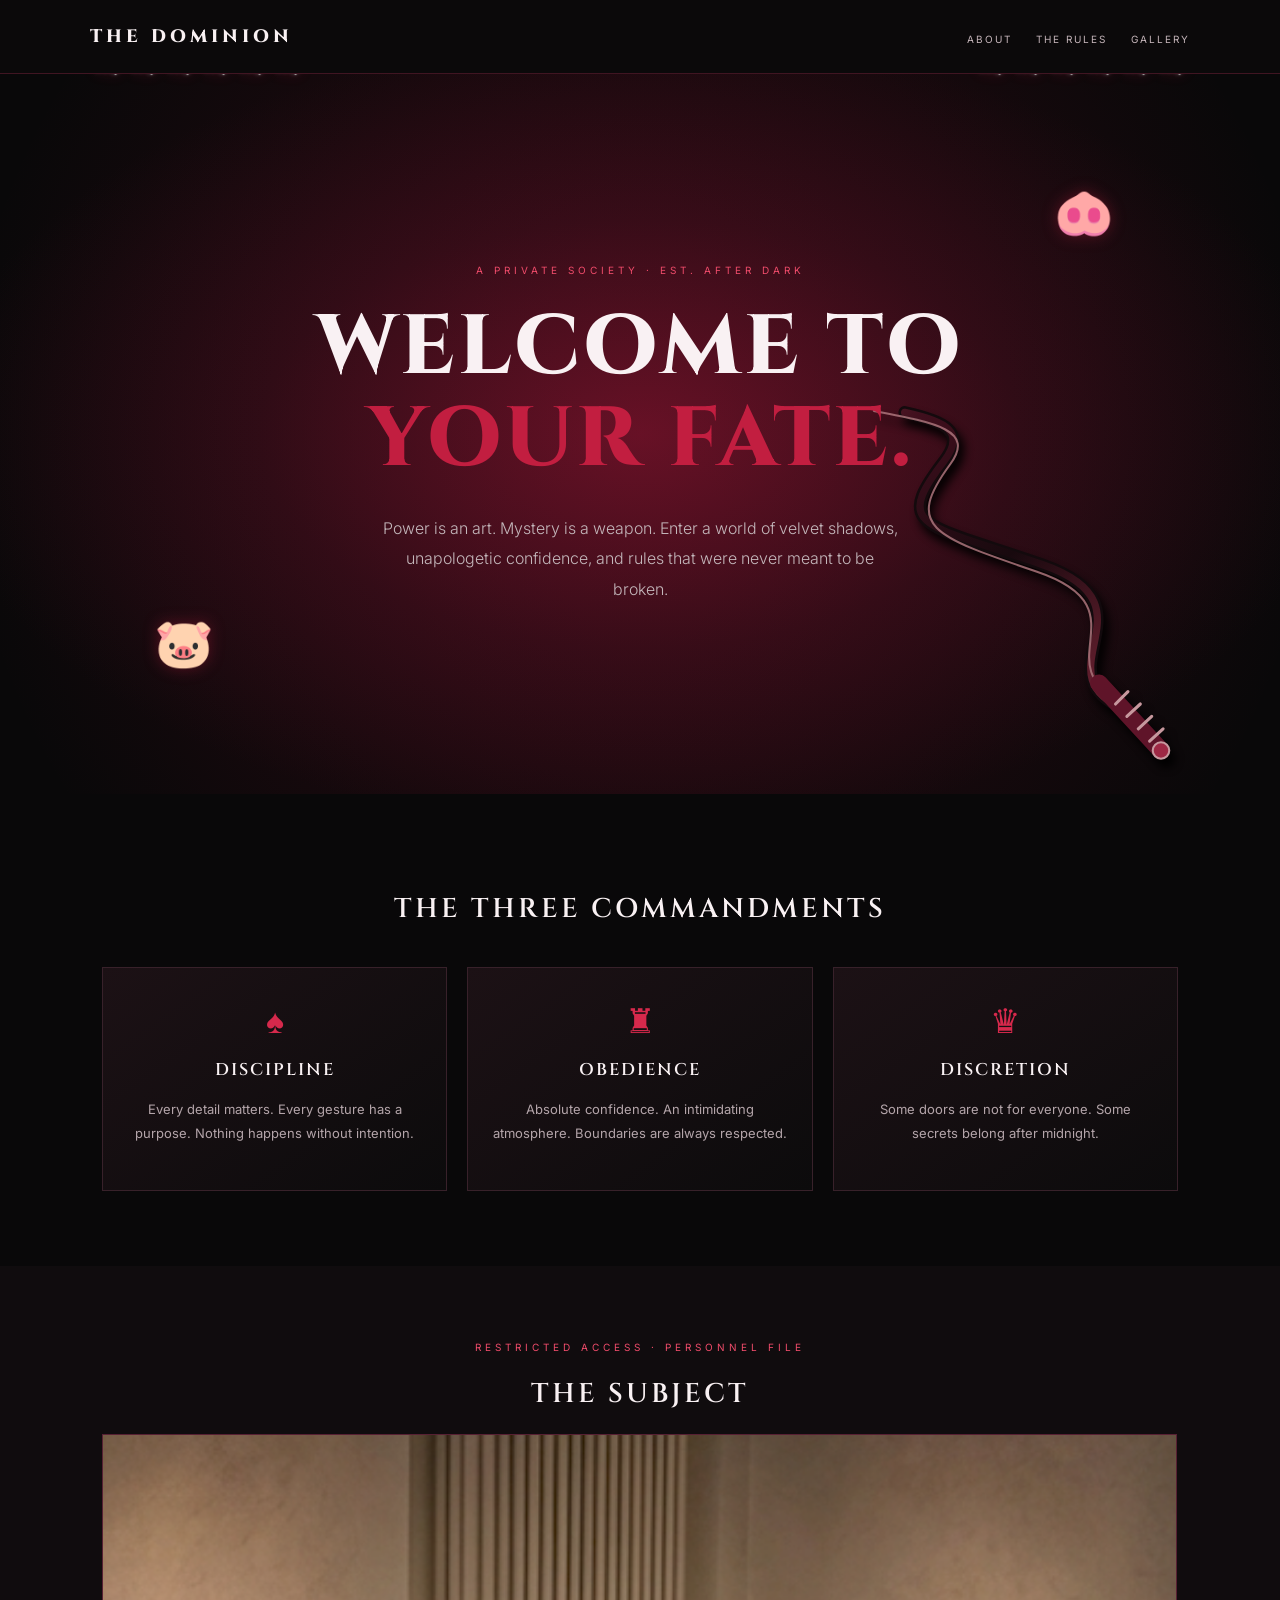
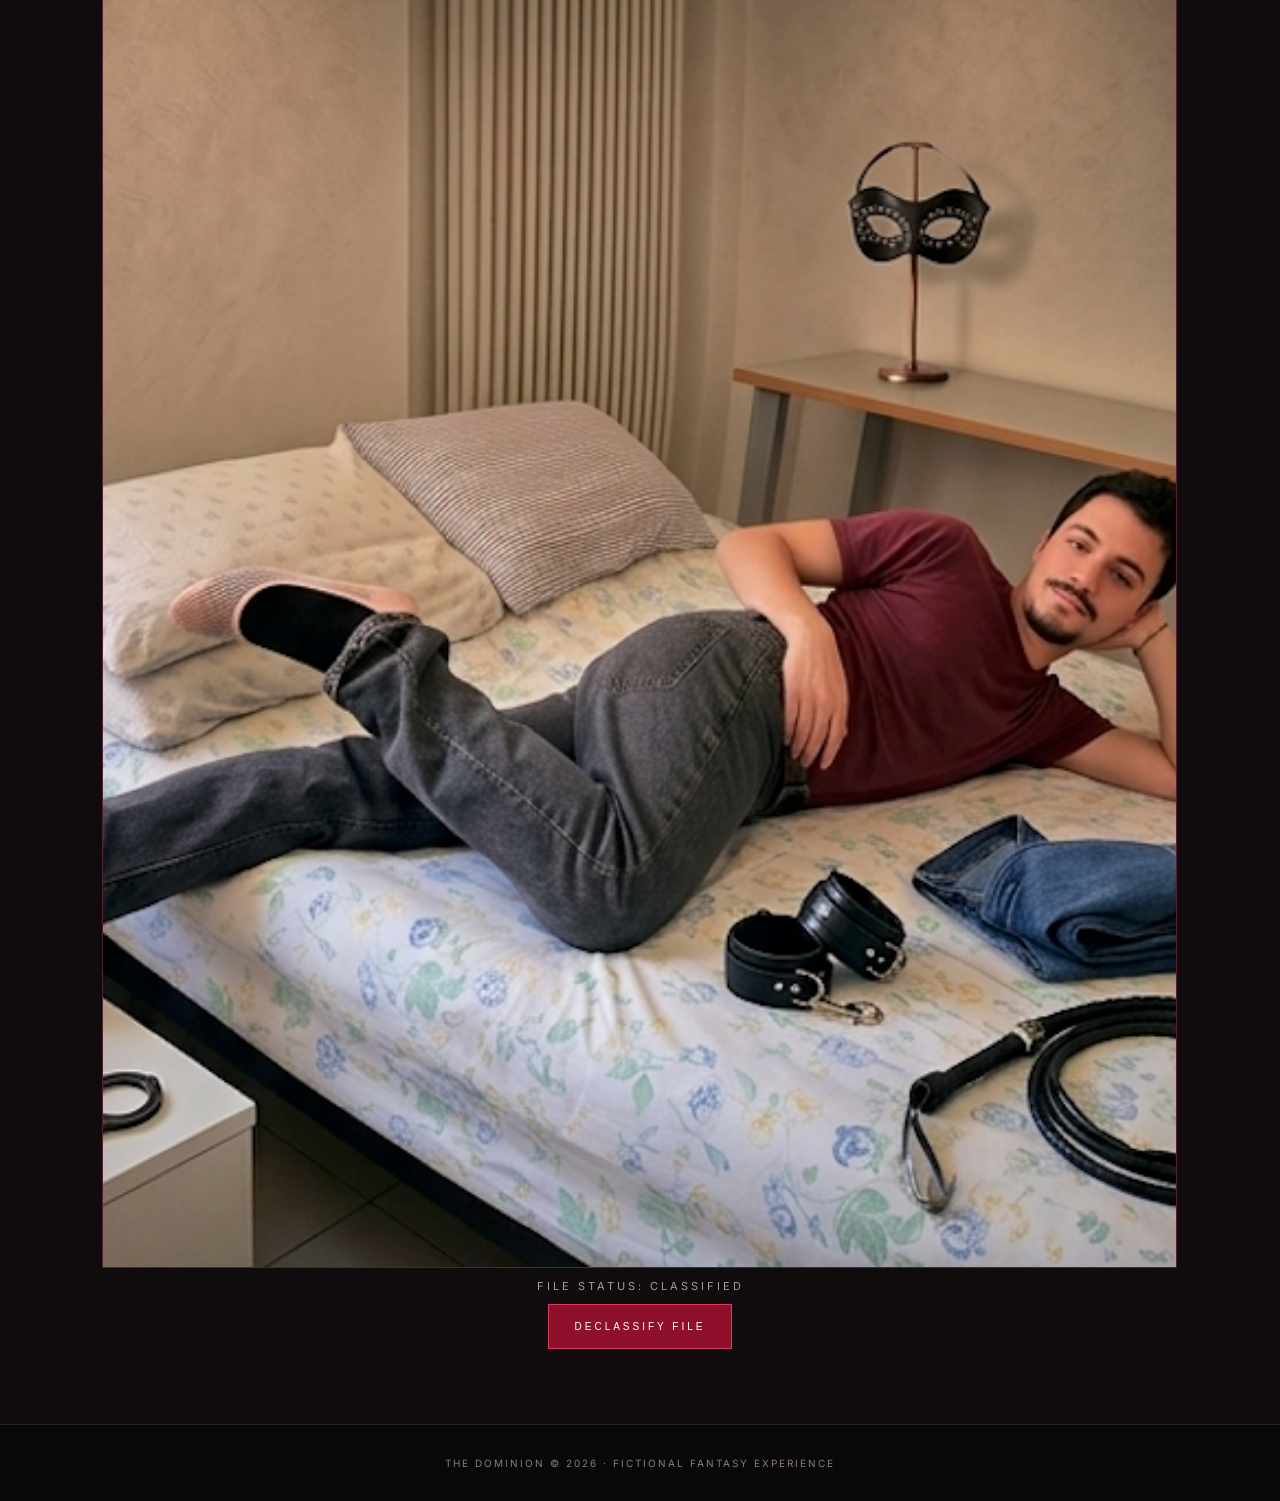
<file: index.html>
<!DOCTYPE html>
<html lang="en">
<head>
<meta charset="UTF-8">
<meta name="viewport" content="width=device-width, initial-scale=1">
<title>THE DOMINION — After Dark</title>

<style>
@import url('https://fonts.googleapis.com/css2?family=Cinzel:wght@400;600;800&family=Inter:wght@300;400;600&display=swap');

:root {
  --red: #c21e40;
  --dark: #090809;
  --muted: #b4a5aa;
}

* { box-sizing: border-box; }

html { scroll-behavior: smooth; }

body {
  margin: 0;
  color: #f9f1f3;
  background: var(--dark);
  font-family: Inter, sans-serif;
  overflow-x: hidden;
}

header {
  position: relative;
  z-index: 5;
  display: flex;
  justify-content: space-between;
  align-items: center;
  padding: 24px 7%;
  background: #0b090a;
  border-bottom: 1px solid #401522;
}

.logo {
  font: 800 18px Cinzel, serif;
  letter-spacing: 4px;
}

nav a {
  color: #c5b5ba;
  font-size: 10px;
  letter-spacing: 2px;
  text-decoration: none;
  margin-left: 20px;
}

nav a:hover { color: #ff4568; }

.hero {
  min-height: 80vh;
  padding: 90px 20px;
  display: flex;
  align-items: center;
  justify-content: center;
  text-align: center;
  position: relative;
  isolation: isolate;
  overflow: hidden;
  background: radial-gradient(
    ellipse at center, #501020 0%, #210b12 42%, #090809 78%
  );
}

.hero::before {
  content: "";
  position: absolute;
  z-index: -1;
  inset: -30%;
  background: radial-gradient(
    circle, #c0143c35, transparent 58%
  );
  animation: pulse 5s ease-in-out infinite alternate;
}

.content {
  max-width: 760px;
  animation: rise 1s ease both;
}

.eyebrow {
  color: #f04c6b;
  letter-spacing: 4px;
  font-size: 10px;
  text-transform: uppercase;
}

h1 {
  font: 800 clamp(40px, 8vw, 84px)/1.1 Cinzel, serif;
  letter-spacing: 3px;
  margin: 26px 0;
}

h1 span {
  color: var(--red);
  animation: glow 3s ease-in-out infinite alternate;
}

.description {
  max-width: 520px;
  margin: auto;
  color: #c4b7bb;
  line-height: 1.9;
  font-weight: 300;
}

/* Animated chains */
.chain {
  position: absolute;
  top: -30px;
  color: #a8a0a3;
  font-size: 25px;
  line-height: 1.2;
  writing-mode: vertical-rl;
  letter-spacing: -5px;
  opacity: .65;
  text-shadow: 0 0 9px #b51b3c70;
  transform-origin: top center;
  animation: chainSwing 4s ease-in-out infinite alternate;
  pointer-events: none;
}

.chain-left { left: 7%; }
.chain-right {
  right: 7%;
  animation-delay: -1.8s;
}

/* Animated decorative whip */
.whip {
  position: absolute;
  width: min(36vw, 300px);
  height: auto;
  right: 11%;
  bottom: 8%;
  overflow: visible;
  opacity: .8;
  transform-origin: 80% 85%;
  animation: whipSwing 3.5s ease-in-out infinite alternate;
  pointer-events: none;
}

.whip path {
  fill: none;
  stroke: #c8b4bb;
  stroke-width: 2.5;
  stroke-linecap: round;
  stroke-dasharray: 450;
  stroke-dashoffset: 0;
  animation: whipTrace 4s ease-in-out infinite alternate;
}

.whip .handle {
  stroke: #a71a38;
  stroke-width: 7;
}

section { padding: 75px 8%; }

.section-title {
  text-align: center;
  font: 600 27px Cinzel, serif;
  letter-spacing: 3px;
}

.cards {
  display: grid;
  grid-template-columns: repeat(auto-fit, minmax(200px, 1fr));
  gap: 20px;
  margin-top: 40px;
}

.card {
  padding: 32px 24px;
  text-align: center;
  background: linear-gradient(145deg, #1c1115, #0c0b0c);
  border: 1px solid #38212a;
  transition: .35s;
}

.card:hover {
  transform: translateY(-7px);
  border-color: #c02b4b;
  box-shadow: 0 12px 35px #8d102822;
}

.symbol {
  color: #d6294c;
  font-size: 34px;
  display: inline-block;
  animation: float 3s ease-in-out infinite;
}

.card h3 {
  font: 600 17px Cinzel, serif;
  letter-spacing: 2px;
}

.card p {
  color: var(--muted);
  font-size: 13px;
  line-height: 1.8;
}

.profile {
  text-align: center;
  background: #100c0e;
}

.photo {
  width: min(100%, 330px);
  height: 390px;
  margin: 30px auto;
  border: 1px solid #672334;
  background: radial-gradient(#35121e, #110c0e);
  display: flex;
  align-items: center;
  justify-content: center;
  padding: 20px;
  color: #d6a5b1;
  font-size: 11px;
  letter-spacing: 2px;
  overflow: hidden;
  animation: photoGlow 4s infinite;
}

.photo img {
  width: 100%;
  height: 100%;
  object-fit: cover;
}

.status {
  color: #a99aa0;
  font-size: 11px;
  letter-spacing: 3px;
}

/* Gallery: hidden initially, visible when .open is added */
.gallery-reveal {
  display: none;
  max-width: 900px;
  margin: 35px auto 0;
  padding: 25px;
  border: 1px solid #8e102b;
  background: #10090d;
  scroll-margin-top: 25px;
}

.gallery-reveal.open {
  display: block;
  animation: galleryEnter .7s ease both;
}

.gallery-subtitle,
.gallery-footer {
  color: #b4a5aa;
  font-size: 11px;
  letter-spacing: 2px;
  text-align: center;
  line-height: 1.8;
  margin: 20px 0;
}

.gallery-grid {
  display: grid;
  grid-template-columns: repeat(2, minmax(0, 1fr));
  gap: 16px;
  margin-top: 25px;
}

.gallery-item {
  position: relative;
  aspect-ratio: 3 / 4;
  overflow: hidden;
  background: #211017;
  border: 1px solid #572033;
  animation: galleryEnter .6s ease both;
}

.gallery-item:nth-child(2) { animation-delay: .1s; }
.gallery-item:nth-child(3) { animation-delay: .2s; }
.gallery-item:nth-child(4) { animation-delay: .3s; }

.gallery-item img {
  display: block;
  width: 100%;
  height: 100%;
  object-fit: cover;
  transition: transform .5s, filter .5s;
}

.gallery-item:hover img {
  transform: scale(1.06);
  filter: brightness(1.15);
}

.gallery-item span {
  position: absolute;
  bottom: 0;
  left: 0;
  right: 0;
  padding: 16px 10px 12px;
  background: linear-gradient(transparent, #090809ed);
  color: white;
  font-size: 10px;
  letter-spacing: 3px;
}

.button {
  display: inline-block;
  color: white;
  background: #8e102b;
  border: 1px solid #d83b5b;
  padding: 16px 26px;
  font-size: 10px;
  letter-spacing: 3px;
  cursor: pointer;
  transition: .3s;
}

.button:hover {
  background: #bc193d;
  box-shadow: 0 0 25px #a7193c66;
  transform: translateY(-2px);
}

footer {
  padding: 32px 15px;
  text-align: center;
  border-top: 1px solid #302126;
  color: #8b7b81;
  font-size: 10px;
  letter-spacing: 2px;
}

.particle {
  position: fixed;
  bottom: -30px;
  color: #c32345;
  opacity: 0;
  pointer-events: none;
  z-index: 2;
  animation: drift linear forwards;
}

@keyframes pulse {
  from { transform: scale(.9); opacity: .4; }
  to { transform: scale(1.1); opacity: 1; }
}

@keyframes glow {
  from { text-shadow: 0 0 6px #7e1028; }
  to { text-shadow: 0 0 27px #df234b; }
}

@keyframes rise {
  from { opacity: 0; transform: translateY(25px); }
  to { opacity: 1; transform: translateY(0); }
}

@keyframes float {
  0%, 100% { transform: translateY(0); }
  50% { transform: translateY(-8px); }
}

@keyframes chainSwing {
  from { transform: rotate(-5deg); }
  to { transform: rotate(5deg); }
}

@keyframes whipSwing {
  from { transform: rotate(-9deg); }
  to { transform: rotate(9deg); }
}

@keyframes whipTrace {
  from { stroke-dashoffset: 60; }
  to { stroke-dashoffset: 0; }
}

@keyframes photoGlow {
  0%, 100% { box-shadow: 0 0 8px #a20e2715; }
  50% { box-shadow: 0 0 30px #a20e2750; }
}

@keyframes galleryEnter {
  from { opacity: 0; transform: translateY(18px) scale(.98); }
  to { opacity: 1; transform: translateY(0) scale(1); }
}

@keyframes drift {
  0% { transform: translateY(0) rotate(0); opacity: 0; }
  15% { opacity: .6; }
  85% { opacity: .3; }
  100% { transform: translateY(-110vh) rotate(300deg); opacity: 0; }
}

@media (max-width: 600px) {
  header { padding: 20px 5%; }
  .logo { font-size: 12px; letter-spacing: 2px; }
  nav a { margin-left: 8px; font-size: 8px; }
  section { padding: 55px 6%; }
  .chain { font-size: 19px; }
  .chain-left { left: 3%; }
  .chain-right { right: 3%; }
  .whip { width: 30vw; right: 4%; bottom: 3%; opacity: .45; }
  .gallery-reveal { padding: 13px; }
  .gallery-grid { gap: 9px; }
}

@media (prefers-reduced-motion: reduce) {
  *, *::before, *::after {
    animation-duration: .01ms !important;
    animation-iteration-count: 1 !important;
    scroll-behavior: auto !important;
  }
}
  
/* BIGGER, MORE REALISTIC-LOOKING DECORATIVE WHIP */
.whip {
  position: absolute;
  width: min(65vw, 620px);
  height: auto;
  right: 2%;
  bottom: 1%;
  opacity: .95;
  overflow: visible;
  transform-origin: 83% 88%;
  animation: whipSwing 4s ease-in-out infinite alternate;
  filter: drop-shadow(5px 8px 5px #000);
}

.whip path {
  fill: none;
  stroke: #211116;
  stroke-width: 9;
  stroke-linecap: round;
  stroke-linejoin: round;
}

.whip .handle {
  stroke: #64152b;
  stroke-width: 17;
}

.whip .highlight {
  stroke: #b37b82;
  stroke-width: 2;
  opacity: .85;
}

@keyframes whipSwing {
  from { transform: rotate(-7deg); }
  to { transform: rotate(7deg); }
}

/* METALLIC CHAINS */
.chain {
  font-size: 30px;
  color: #c5c0c2;
  opacity: .85;
  text-shadow:
    1px 1px 1px #fff,
    0 0 5px #aaa,
    0 0 14px #7d1028;
}

/* LITTLE PIG DECORATIONS */
.pig {
  position: absolute;
  z-index: 1;
  font-size: clamp(25px, 4vw, 48px);
  filter: drop-shadow(0 0 8px #b71b3c66);
  animation: pigBob 3s ease-in-out infinite;
  pointer-events: none;
}

.pig-one {
  left: 12%;
  bottom: 17%;
}

.pig-two {
  right: 13%;
  top: 15%;
  animation-delay: 1.2s;
}

@keyframes pigBob {
  0%, 100% { transform: translateY(0) rotate(-4deg); }
  50% { transform: translateY(-12px) rotate(4deg); }
}

@media (max-width: 600px) {
  .whip {
    width: 75vw;
    right: -10%;
    bottom: 0;
    opacity: .5;
  }

  .pig-one { left: 5%; bottom: 8%; }
  .pig-two { right: 5%; top: 8%; }
}

</style>
</head>

<body>

<header>
  <div class="logo">THE DOMINION</div>
  <nav>
    <a href="#about">ABOUT</a>
    <a href="#rules">THE RULES</a>
    <a href="#profile">GALLERY</a>
  </nav>
</header>

<main>
  <section class="hero" id="about">

    <div class="chain chain-left" aria-hidden="true">
      ⛓<br>⛓<br>⛓<br>⛓<br>⛓<br>⛓
    </div>

    <div class="chain chain-right" aria-hidden="true">
      ⛓<br>⛓<br>⛓<br>⛓<br>⛓<br>⛓
    </div>

    
<svg class="whip" viewBox="0 0 600 440"
     aria-hidden="true">
  <defs>
    <linearGradient id="leather" x1="0" y1="0" x2="1" y2="1">
      <stop offset="0%" stop-color="#a64b58"/>
      <stop offset="35%" stop-color="#41101e"/>
      <stop offset="65%" stop-color="#17090e"/>
      <stop offset="100%" stop-color="#7c2639"/>
    </linearGradient>
  </defs>

  <!-- Long curved braided leather lash -->
  <path d="M475 365
           C390 330 510 265 395 225
           S250 190 300 125
           S180 90 60 18"
        style="stroke:#120a0d;stroke-width:12"/>

  <path d="M475 365
           C390 330 510 265 395 225
           S250 190 300 125
           S180 90 60 18"
        style="stroke:url(#leather);stroke-width:7"/>

  <path class="highlight"
        d="M468 355
           C400 320 493 267 390 232
           S262 188 306 128
           S190 94 68 24"/>

  <!-- Textured handle -->
  <path class="handle"
        d="M450 340 L510 405"
        style="stroke-linecap:round"/>

  <!-- Handle grip bands -->
  <path d="M466 360 L478 348
           M477 372 L490 360
           M488 384 L501 372
           M499 396 L512 384"
        style="stroke:#d1a0a6;stroke-width:3"/>

  <!-- Decorative end cap -->
  <circle cx="510" cy="405" r="8"
          fill="#a62a48" stroke="#d1a0a6" stroke-width="2"/>
</svg>


<div class="pig pig-one" aria-hidden="true">🐷</div>
<div class="pig pig-two" aria-hidden="true">🐽</div>

    <div class="content">
      <div class="eyebrow">A Private Society · Est. After Dark</div>
      <h1>WELCOME TO<br><span>YOUR FATE.</span></h1>
      <p class="description">
        Power is an art. Mystery is a weapon.
        Enter a world of velvet shadows, unapologetic confidence,
        and rules that were never meant to be broken.
      </p>
    </div>
  </section>

  <section id="rules">
    <h2 class="section-title">THE THREE COMMANDMENTS</h2>
    <div class="cards">
      <article class="card">
        <div class="symbol">♠</div>
        <h3>DISCIPLINE</h3>
        <p>Every detail matters. Every gesture has a purpose.
        Nothing happens without intention.</p>
      </article>

      <article class="card">
        <div class="symbol">♜</div>
        <h3>OBEDIENCE</h3>
        <p>Absolute confidence. An intimidating atmosphere.
        Boundaries are always respected.</p>
      </article>

      <article class="card">
        <div class="symbol">♛</div>
        <h3>DISCRETION</h3>
        <p>Some doors are not for everyone.
        Some secrets belong after midnight.</p>
      </article>
    </div>
  </section>

  <section class="profile" id="profile">
    <div class="eyebrow">Restricted Access · Personnel File</div>
    <h2 class="section-title">THE SUBJECT</h2>

    <div class="gallery-item">
          <img src="img33.jpg" alt="Gallery image 4">
        </div>

    <p class="status">FILE STATUS: CLASSIFIED</p>

    <button class="button" id="revealButton"
            type="button" aria-expanded="false"
            aria-controls="secret">
      DECLASSIFY FILE
    </button>

    <div id="secret" class="gallery-reveal">
      <div class="eyebrow">RESTRICTED ARCHIVE UNLOCKED</div>
      <h2 class="section-title">THE PRIVATE GALLERY</h2>
      <p class="gallery-subtitle">Four files recovered. Your move.</p>

      <div class="gallery-grid">
        <div class="gallery-item">
          <img src="img11.jpg" alt="Gallery image 1">
          <span>FILE 001</span>
        </div>

        <div class="gallery-item">
          <img src="img2.jpg" alt="Gallery image 2">
          <span>FILE 002</span>
        </div>

        <div class="gallery-item">
          <img src="img3.jpg" alt="Gallery image 3">
          <span>FILE 003</span>
        </div>

        <div class="gallery-item">
          <img src="img6.jpg" alt="Gallery image 4">
          <span>FILE 004</span>
        </div>
      </div>

      <p class="gallery-footer">
        ACCESS GRANTED · END OF TRANSMISSION
      </p>
    </div>
  </section>
</main>

<footer>
  THE DOMINION © 2026 · FICTIONAL FANTASY EXPERIENCE
</footer>

<script>
const secret = document.getElementById("secret");
const revealButton = document.getElementById("revealButton");

revealButton.addEventListener("click", () => {
  const isOpen = secret.classList.toggle("open");

  revealButton.textContent = isOpen
    ? "CLOSE GALLERY"
    : "DECLASSIFY FILE";

  revealButton.setAttribute("aria-expanded", String(isOpen));

  if (isOpen) {
    secret.scrollIntoView({
      behavior: "smooth",
      block: "start"
    });
  }
});

const symbols = ["♠", "✦", "♛", "◆"];
const reducedMotion = window.matchMedia(
  "(prefers-reduced-motion: reduce)"
);

if (!reducedMotion.matches) {
  let particleTimer;

  function createParticle() {
    if (document.hidden) return;

    const particle = document.createElement("span");
    particle.className = "particle";
    particle.textContent =
      symbols[Math.floor(Math.random() * symbols.length)];

    particle.style.left = Math.random() * 100 + "vw";
    particle.style.fontSize = (12 + Math.random() * 17) + "px";
    particle.style.animationDuration = (7 + Math.random() * 7) + "s";

    document.body.appendChild(particle);

    particle.addEventListener("animationend", () => {
      particle.remove();
    });
  }

  function startParticles() {
    if (!particleTimer) {
      particleTimer = setInterval(createParticle, 900);
    }
  }

  function stopParticles() {
    clearInterval(particleTimer);
    particleTimer = null;
  }

  document.addEventListener("visibilitychange", () => {
    if (document.hidden) stopParticles();
    else startParticles();
  });

  startParticles();
}
</script>

</body>
</html>
</file>
